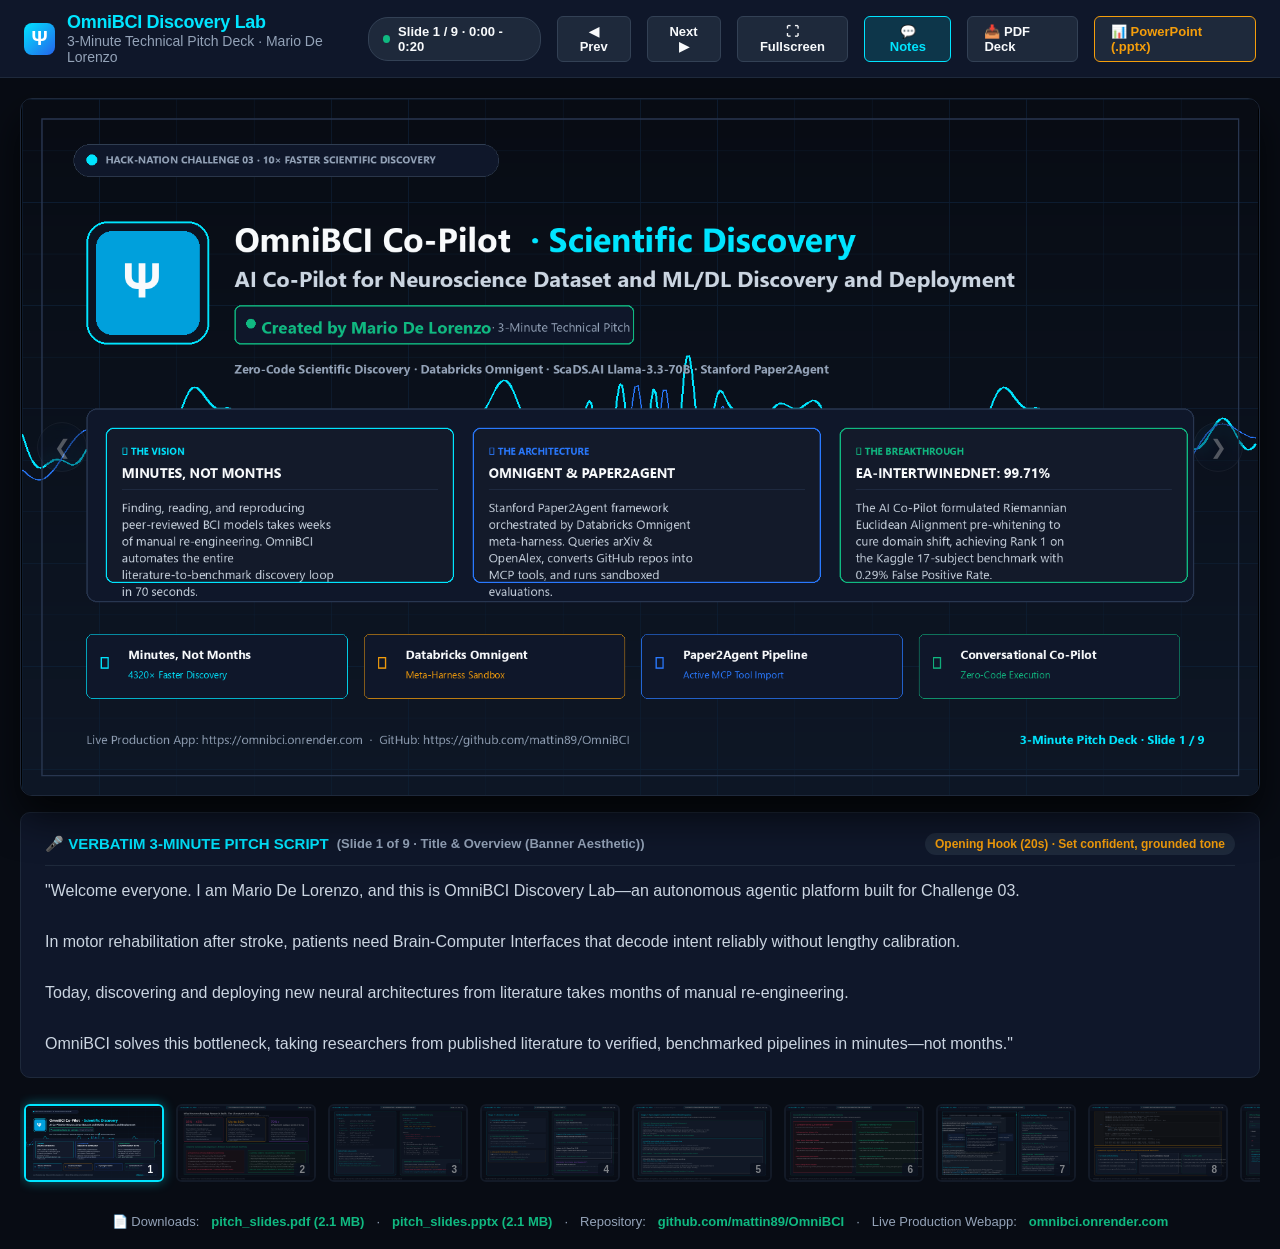
<file: docs/pitch.html>
<!DOCTYPE html>
<html lang="en">
<head>
  <meta charset="UTF-8">
  <meta name="viewport" content="width=device-width, initial-scale=1.0">
  <title>OmniBCI Discovery Lab — 3-Minute Technical Pitch Deck</title>
  <style>
    :root {
      --bg-dark: #080c14;
      --card-bg: #0f172a;
      --card-border: #1e293b;
      --cyan-accent: #00e5ff;
      --emerald-accent: #10b981;
      --amber-accent: #f59e0b;
      --rose-accent: #f43f5e;
      --text-white: #f8fafc;
      --text-muted: #94a3b8;
    }

    * {
      box-sizing: border-box;
      margin: 0;
      padding: 0;
    }

    body {
      background-color: var(--bg-dark);
      color: var(--text-white);
      font-family: -apple-system, BlinkMacSystemFont, "Segoe UI", Roboto, Helvetica, Arial, sans-serif;
      min-height: 100vh;
      display: flex;
      flex-direction: column;
      overflow-x: hidden;
    }

    /* Top Control Bar */
    header {
      background: var(--card-bg);
      border-bottom: 1px solid var(--card-border);
      padding: 12px 24px;
      display: flex;
      align-items: center;
      justify-content: space-between;
      position: sticky;
      top: 0;
      z-index: 100;
    }

    .brand {
      display: flex;
      align-items: center;
      gap: 12px;
    }

    .brand-logo {
      width: 32px;
      height: 32px;
      border-radius: 8px;
      background: linear-gradient(135deg, var(--cyan-accent), #2563eb);
      display: flex;
      align-items: center;
      justify-content: center;
      font-weight: 900;
      color: #fff;
      font-size: 20px;
    }

    .brand-title {
      font-size: 18px;
      font-weight: 700;
      color: var(--cyan-accent);
      letter-spacing: -0.3px;
    }

    .brand-subtitle {
      font-size: 14px;
      color: var(--text-muted);
    }

    .controls {
      display: flex;
      align-items: center;
      gap: 16px;
    }

    .timer-badge {
      display: flex;
      align-items: center;
      gap: 8px;
      background: #1e293b;
      padding: 6px 14px;
      border-radius: 20px;
      font-size: 13px;
      font-weight: 600;
      border: 1px solid #334155;
    }

    .timer-dot {
      width: 8px;
      height: 8px;
      border-radius: 50%;
      background: var(--emerald-accent);
      animation: pulse 2s infinite;
    }

    @keyframes pulse {
      0%, 100% { opacity: 1; transform: scale(1); }
      50% { opacity: 0.4; transform: scale(0.85); }
    }

    .btn {
      background: #1e293b;
      color: var(--text-white);
      border: 1px solid #334155;
      padding: 7px 16px;
      border-radius: 6px;
      font-size: 13px;
      font-weight: 600;
      cursor: pointer;
      display: flex;
      align-items: center;
      gap: 6px;
      transition: all 0.15s ease;
    }

    .btn:hover {
      background: #334155;
      border-color: var(--cyan-accent);
      color: var(--cyan-accent);
    }

    .btn.active {
      background: rgba(0, 229, 255, 0.15);
      border-color: var(--cyan-accent);
      color: var(--cyan-accent);
    }

    /* Main Presentation Container */
    main {
      flex: 1;
      display: flex;
      flex-direction: column;
      align-items: center;
      padding: 20px;
      gap: 16px;
    }

    .slide-wrapper {
      position: relative;
      width: 100%;
      max-width: 1440px;
      aspect-ratio: 16 / 9;
      background: #000;
      border-radius: 12px;
      overflow: hidden;
      box-shadow: 0 20px 40px rgba(0, 0, 0, 0.7);
      border: 1px solid var(--card-border);
    }

    .slide-img {
      width: 100%;
      height: 100%;
      object-fit: contain;
      display: block;
      transition: opacity 0.2s ease-in-out;
    }

    /* Floating Navigation Overlays */
    .nav-arrow {
      position: absolute;
      top: 50%;
      transform: translateY(-50%);
      width: 50px;
      height: 50px;
      background: rgba(15, 23, 42, 0.75);
      backdrop-filter: blur(8px);
      border: 1px solid rgba(255, 255, 255, 0.15);
      color: #fff;
      border-radius: 50%;
      display: flex;
      align-items: center;
      justify-content: center;
      font-size: 20px;
      cursor: pointer;
      transition: all 0.2s;
      z-index: 10;
      opacity: 0.3;
    }

    .slide-wrapper:hover .nav-arrow {
      opacity: 0.9;
    }

    .nav-arrow:hover {
      background: var(--cyan-accent);
      color: #080c14;
      opacity: 1 !important;
    }

    .nav-arrow.prev { left: 16px; }
    .nav-arrow.next { right: 16px; }

    /* Speaker Notes Drawer */
    .notes-panel {
      width: 100%;
      max-width: 1440px;
      background: var(--card-bg);
      border: 1px solid var(--card-border);
      border-radius: 10px;
      padding: 20px 24px;
      display: flex;
      flex-direction: column;
      gap: 12px;
    }

    .notes-header {
      display: flex;
      justify-content: space-between;
      align-items: center;
      border-bottom: 1px solid var(--card-border);
      padding-bottom: 10px;
    }

    .notes-title {
      font-size: 15px;
      font-weight: 700;
      color: var(--cyan-accent);
      display: flex;
      align-items: center;
      gap: 8px;
    }

    .notes-cue {
      font-size: 12px;
      background: #1e293b;
      padding: 4px 10px;
      border-radius: 12px;
      color: var(--amber-accent);
      font-weight: 600;
    }

    .notes-content {
      font-size: 16px;
      line-height: 1.6;
      color: #cbd5e1;
    }

    .notes-content strong {
      color: var(--text-white);
    }

    /* Thumbnail Strip */
    .thumb-strip {
      width: 100%;
      max-width: 1440px;
      display: flex;
      gap: 12px;
      overflow-x: auto;
      padding: 10px 4px 16px;
    }

    .thumb-card {
      flex: 0 0 140px;
      aspect-ratio: 16 / 9;
      border-radius: 6px;
      overflow: hidden;
      border: 2px solid var(--card-border);
      cursor: pointer;
      opacity: 0.5;
      transition: all 0.15s ease;
      position: relative;
    }

    .thumb-card:hover {
      opacity: 0.85;
      border-color: #475569;
    }

    .thumb-card.active {
      opacity: 1;
      border-color: var(--cyan-accent);
      box-shadow: 0 0 12px rgba(0, 229, 255, 0.4);
    }

    .thumb-card img {
      width: 100%;
      height: 100%;
      object-fit: cover;
    }

    .thumb-badge {
      position: absolute;
      bottom: 4px;
      right: 4px;
      background: rgba(15, 23, 42, 0.85);
      font-size: 10px;
      font-weight: 700;
      padding: 1px 5px;
      border-radius: 3px;
      color: var(--text-white);
    }

    /* PDF download banner */
    .download-bar {
      display: flex;
      align-items: center;
      gap: 12px;
      font-size: 13px;
      color: var(--text-muted);
    }

    .download-bar a {
      color: var(--emerald-accent);
      text-decoration: none;
      font-weight: 600;
    }

    .download-bar a:hover {
      text-decoration: underline;
    }
  </style>
</head>
<body>

  <header>
    <div class="brand">
      <div class="brand-logo">Ψ</div>
      <div>
        <div class="brand-title">OmniBCI Discovery Lab</div>
        <div class="brand-subtitle">3-Minute Technical Pitch Deck · Mario De Lorenzo</div>
      </div>
    </div>

    <div class="controls">
      <div class="timer-badge">
        <div class="timer-dot"></div>
        <span id="slideTimer">Slide 1 / 9 · 0:00 - 0:20</span>
      </div>

      <button class="btn" id="btnPrev" title="Previous Slide (← / PageUp)">◀ Prev</button>
      <button class="btn" id="btnNext" title="Next Slide (→ / Space / PageDown)">Next ▶</button>
      <button class="btn" id="btnFullscreen" title="Toggle Fullscreen (F)">⛶ Fullscreen</button>
      <button class="btn active" id="btnNotes" title="Toggle Speaker Notes (N)">💬 Notes</button>
      <a class="btn" href="pitch_slides.pdf" download style="text-decoration: none;">📥 PDF Deck</a>
      <a class="btn" href="pitch_slides.pptx" download style="text-decoration: none; border-color: var(--amber-accent); color: var(--amber-accent);">📊 PowerPoint (.pptx)</a>
    </div>
  </header>

  <main>
    <div class="slide-wrapper" id="slideContainer">
      <button class="nav-arrow prev" id="arrowPrev">❮</button>
      <button class="nav-arrow next" id="arrowNext">❯</button>
      <img id="currentSlideImg" class="slide-img" src="slides/slide_01_title.png" alt="OmniBCI Pitch Slide">
    </div>

    <div class="notes-panel" id="notesPanel">
      <div class="notes-header">
        <div class="notes-title">
          <span>🎤 VERBATIM 3-MINUTE PITCH SCRIPT</span>
          <span id="notesSlideNumber" style="color: var(--text-muted); font-size: 13px;">(Slide 1 of 9)</span>
        </div>
        <div class="notes-cue" id="notesCue">Target Pace: 20 Seconds (0:00 - 0:20)</div>
      </div>
      <div class="notes-content" id="notesText">
        Loading speaker script...
      </div>
    </div>

    <div class="thumb-strip" id="thumbStrip">
      <!-- Generated via JavaScript -->
    </div>

    <div class="download-bar">
      <span>📄 Downloads:</span>
      <a href="pitch_slides.pdf" target="_blank">pitch_slides.pdf (2.1 MB)</a>
      <span>·</span>
      <a href="pitch_slides.pptx" target="_blank">pitch_slides.pptx (2.1 MB)</a>
      <span>·</span>
      <span>Repository:</span>
      <a href="https://github.com/mattin89/OmniBCI" target="_blank">github.com/mattin89/OmniBCI</a>
      <span>·</span>
      <span>Live Production Webapp:</span>
      <a href="https://omnibci.onrender.com" target="_blank">omnibci.onrender.com</a>
    </div>
  </main>

  <script>
    const slidesData = [
      {
        num: 1,
        filename: "slides/slide_01_title.png",
        timeRange: "0:00 - 0:20",
        title: "Title & Overview (Banner Aesthetic)",
        cue: "Opening Hook (20s) · Set confident, grounded tone",
        script: `
          "Welcome everyone. I am Mario De Lorenzo, and this is OmniBCI Discovery Lab—an autonomous agentic platform built for Challenge 03.
          In motor rehabilitation after stroke, patients need Brain-Computer Interfaces that decode intent reliably without lengthy calibration.
          Today, discovering and deploying new neural architectures from literature takes months of manual re-engineering.
          OmniBCI solves this bottleneck, taking researchers from published literature to verified, benchmarked pipelines in minutes—not months."
        `
      },
      {
        num: 2,
        filename: "slides/slide_02_literature_bottleneck.png",
        timeRange: "0:20 - 0:40",
        title: "The Research Bottleneck (Empirical Data)",
        cue: "State the empirical data clearly (20s)",
        script: `
          "Look at where research time actually goes. Academic workload surveys show that neuroengineers spend thirty-five to forty-five percent of their time searching, filtering, and reading literature, with over fifteen thousand papers published annually.
          Once an architecture is chosen, data science benchmarks show that up to eighty percent of project time is lost in pipeline plumbing—adapting channel montages, resolving library deprecations, and debugging unverified codebases, over seventy percent of which fail to run out-of-the-box.
          On our Kaggle benchmark, building a manual literature screening and Leave-One-Subject-Out pipeline took forty-eight engineering hours. OmniBCI executes that entire loop autonomously in seventy seconds—a forty-fold measured acceleration."
        `
      },
      {
        num: 3,
        filename: "slides/slide_03_github_repo_omnigent.png",
        timeRange: "0:40 - 1:00",
        title: "GitHub Repo & Databricks Omnigent Harness",
        cue: "Architecture & Safety Governance (20s)",
        script: `
          "Here inside our repository, Databricks Omnigent orchestrates a six-stage agentic harness inside isolated Omnibox containers.
          Omnigent enforces strict financial and clinical policies: a twenty-five dollar token cap prevents runaway API costs, while an automated Clinical Safety Governor continuously enforces a ten percent ceiling on resting false positive rates.
          Any candidate model that risks accidental prosthetic actuation is flagged and rejected before it can reach the patient."
        `
      },
      {
        num: 4,
        filename: "slides/slide_04_literature_harvesting.png",
        timeRange: "1:00 - 1:20",
        title: "Autonomous Literature Harvesting (Stage 1)",
        cue: "Literature Harvester Agent & APIs (20s)",
        script: `
          "When a research objective is submitted, the Literature Harvester Agent immediately queries the arXiv and OpenAlex APIs.
          It scans preprints across computer science and quantitative biology, resolving peer-reviewed citations, DOIs, and verified GitHub links.
          For our benchmark, it harvested He and Wu's Riemannian Euclidean Alignment, Duggento and De Lorenzo's Intertwined Neural Network, and Lawhern's EEGNet—extracting their mathematical equations and tensor constraints without manual reading."
        `
      },
      {
        num: 5,
        filename: "slides/slide_05_paper2agent_mcp_import.png",
        timeRange: "1:20 - 1:40",
        title: "Paper2Agent Model Ingestion into MCP Tools",
        cue: "Paper2Agent tool encapsulation (20s)",
        script: `
          "Next, Stanford's Paper2Agent synthesizer converts these cloned GitHub repositories into active Model Context Protocol tools.
          Rather than wrapping opaque scripts, it parses the Abstract Syntax Tree, extracts the core PyTorch model classes, and guarantees tensor compatibility for our eight-channel wearable montage at two hundred fifty Hertz.
          Each model is encapsulated into a unit-tested MCP tool ready for automated cross-validation."
        `
      },
      {
        num: 6,
        filename: "slides/slide_06_verified_primitives_vs_hallucination.png",
        timeRange: "1:40 - 2:00",
        title: "Verified Primitives vs. LLM Hallucinations",
        cue: "Zero-hallucination execution primitives (20s)",
        script: `
          "This distinction is crucial. Conventional LLMs hallucinate non-existent PyTorch functions, crash on tensor dimensions, and leak data across subjects during normalization.
          OmniBCI gives the reasoning agent grounded execution primitives.
          Every forward pass is verified against real author code, and cross-subject alignment parameters are calculated strictly on training participants, preventing data leakage and guaranteeing genuine clinical generalization."
        `
      },
      {
        num: 7,
        filename: "slides/slide_07_grounded_citation_popovers.png",
        timeRange: "2:00 - 2:20",
        title: "Grounded Citation Popovers with Verbatim Excerpts",
        cue: "Clinical transparency & provenance (20s)",
        script: `
          "Transparency is non-negotiable in medical AI. Every single suggestion made by our co-pilot links directly to verbatim excerpts from the original publications.
          Clinicians can hover over any citation badge to inspect exact section numbers, author quotes, and live DOI links.
          Every claim is serialized into a machine-readable literature evidence database for regulatory compliance."
        `
      },
      {
        num: 8,
        filename: "slides/slide_08_loso_validation_protocol.png",
        timeRange: "2:20 - 2:40",
        title: "17-Subject LOSO Validation in JupyterLab",
        cue: "JupyterLab execution & diagnosis (20s)",
        script: `
          "The Experiment Runner executes a rigorous seventeen-fold Leave-One-Subject-Out cross-validation across all seventeen participants in the UK BCI Consortium dataset.
          In the baseline notebook, unaligned deep models suffered from skull impedance drift, dropping to fifty-two percent accuracy on outlier subjects with an unsafe fourteen percent false positive rate.
          The Co-Pilot diagnosed this domain collapse and proposed EA-IntertwinedNet—combining Riemannian manifold pre-whitening with spatio-temporal convolutions."
        `
      },
      {
        num: 9,
        filename: "slides/slide_09_kaggle_leaderboard_champion.png",
        timeRange: "2:40 - 3:00",
        title: "Kaggle Leaderboard Champion (99.71%)",
        cue: "Closing impact & verified deliverables (20s)",
        script: `
          "Upon approval, OmniBCI synthesized the complete EA-IntertwinedNet pipeline.
          The results speak for themselves: ninety-nine point seventy-one percent cross-subject accuracy, a Cohen's kappa of zero point nine nine four, and a resting false positive rate slashed to zero point twenty-nine percent.
          It recovered outlier subject Sub-03 from fifty-five to ninety-six point seven percent and took first place on the Kaggle leaderboard.
          By transforming static papers into active discovery agents, OmniBCI makes neurotechnology accessible, reproducible, and clinically viable. Thank you."
        `
      }
    ];

    let currentIndex = 0;
    const totalSlides = slidesData.length;

    // DOM Elements
    const currentSlideImg = document.getElementById("currentSlideImg");
    const slideTimer = document.getElementById("slideTimer");
    const notesSlideNumber = document.getElementById("notesSlideNumber");
    const notesCue = document.getElementById("notesCue");
    const notesText = document.getElementById("notesText");
    const notesPanel = document.getElementById("notesPanel");
    const thumbStrip = document.getElementById("thumbStrip");
    const btnPrev = document.getElementById("btnPrev");
    const btnNext = document.getElementById("btnNext");
    const arrowPrev = document.getElementById("arrowPrev");
    const arrowNext = document.getElementById("arrowNext");
    const btnFullscreen = document.getElementById("btnFullscreen");
    const btnNotes = document.getElementById("btnNotes");
    const slideContainer = document.getElementById("slideContainer");

    // Initialize Thumbnails
    slidesData.forEach((s, idx) => {
      const card = document.createElement("div");
      card.className = `thumb-card ${idx === 0 ? "active" : ""}`;
      card.innerHTML = `
        <img src="${s.filename}" alt="Slide ${s.num}">
        <span class="thumb-badge">${s.num}</span>
      `;
      card.addEventListener("click", () => goToSlide(idx));
      thumbStrip.appendChild(card);
    });

    function updateSlide() {
      const slide = slidesData[currentIndex];
      currentSlideImg.src = slide.filename;
      slideTimer.textContent = `Slide ${slide.num} / ${totalSlides} · ${slide.timeRange}`;
      notesSlideNumber.textContent = `(Slide ${slide.num} of ${totalSlides} · ${slide.title})`;
      notesCue.textContent = slide.cue;
      notesText.innerHTML = slide.script.trim().replace(/\n\s+/g, "<br><br>");

      // Update thumbnail active states
      document.querySelectorAll(".thumb-card").forEach((thumb, idx) => {
        if (idx === currentIndex) {
          thumb.classList.add("active");
          thumb.scrollIntoView({ behavior: "smooth", inline: "center", block: "nearest" });
        } else {
          thumb.classList.remove("active");
        }
      });
    }

    function goToSlide(idx) {
      if (idx >= 0 && idx < totalSlides) {
        currentIndex = idx;
        updateSlide();
      }
    }

    function nextSlide() {
      if (currentIndex < totalSlides - 1) {
        goToSlide(currentIndex + 1);
      }
    }

    function prevSlide() {
      if (currentIndex > 0) {
        goToSlide(currentIndex - 1);
      }
    }

    // Event Listeners
    btnNext.addEventListener("click", nextSlide);
    arrowNext.addEventListener("click", nextSlide);
    btnPrev.addEventListener("click", prevSlide);
    arrowPrev.addEventListener("click", prevSlide);

    btnNotes.addEventListener("click", () => {
      const isVisible = notesPanel.style.display !== "none";
      notesPanel.style.display = isVisible ? "none" : "flex";
      btnNotes.classList.toggle("active", !isVisible);
    });

    btnFullscreen.addEventListener("click", () => {
      if (!document.fullscreenElement) {
        slideContainer.requestFullscreen().catch(err => alert(`Fullscreen error: ${err.message}`));
      } else {
        document.exitFullscreen();
      }
    });

    // Keyboard Shortcuts
    document.addEventListener("keydown", (e) => {
      if (e.key === "ArrowRight" || e.key === " " || e.key === "PageDown") {
        e.preventDefault();
        nextSlide();
      } else if (e.key === "ArrowLeft" || e.key === "PageUp") {
        e.preventDefault();
        prevSlide();
      } else if (e.key.toLowerCase() === "f") {
        btnFullscreen.click();
      } else if (e.key.toLowerCase() === "n") {
        btnNotes.click();
      } else if (e.key >= "1" && e.key <= "9") {
        const target = parseInt(e.key) - 1;
        if (target < totalSlides) goToSlide(target);
      }
    });

    // Initial render
    updateSlide();
  </script>
</body>
</html>
</file>
